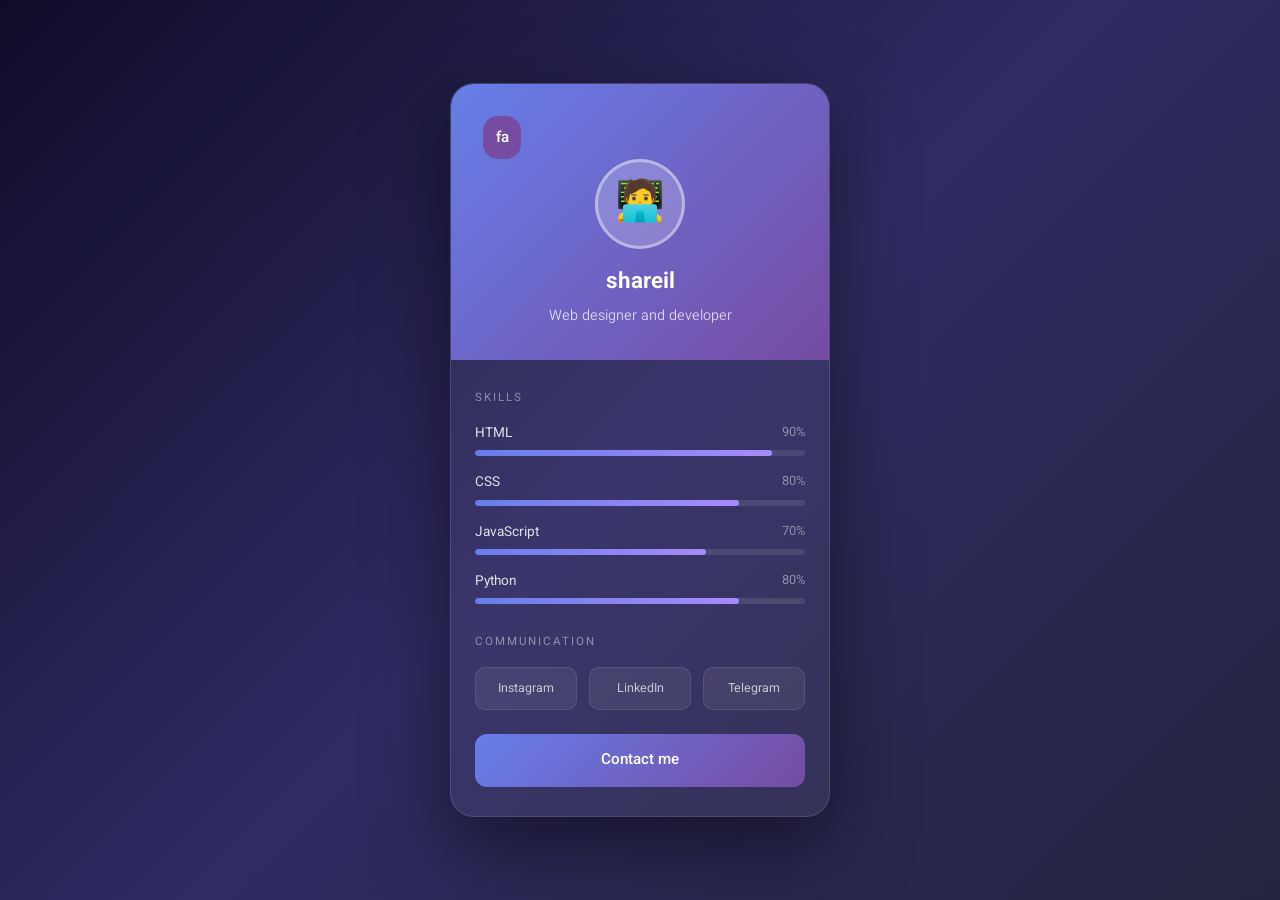
<file: index.html>
<!DOCTYPE html>
<html lang="en" dir="ltr">
<head>
    <meta charset="UTF-8">
    <meta name="viewport" content="width=device-width, initial-scale=1.0">
    <title> My business card </title>
    <link rel="stylesheet" href="https://fonts.googleapis.com/css2?family=Vazirmatn:wgh@300;400;500;700&display=swap">
    <link rel="stylesheet" href="style.css">

</head>
<body>
    
    <div class="card">

        <!--header-->
        <div class="card-header">
            <div class="lang">
                <a href="persian.html" class="lang-btn">fa</a>
            </div>
            <div class="avatar">🧑‍💻</div>
            <div class="name">shareil </div>
            <div class="job-title"> Web designer and developer </div>
        </div>

        <!--body-->
        <div class="card-body">

            <!--skills-->
            <p class="section-title"> Skills </p>
            <div class="skills">
                <div class="skill-item">
                    <div class="skill-header">
                        <span class="skill-name">HTML</span>
                        <span class="skill-pct">90%</span>
                    </div>
                    <div class="skill-bar">
                        <div class="skill-fill" data-width="90"></div>
                    </div>
                </div>

                <div class="skill-item">
                    <div class="skill-header">
                        <span class="skill-name">CSS</span>
                        <span class="skill-pct">80%</span>
                    </div>
                    <div class="skill-bar">
                        <div class="skill-fill" data-width="80"></div>
                    </div>
                </div>

                <div class="skill-item">
                    <div class="skill-header">
                        <span class="skill-name">JavaScript</span>
                        <span class="skill-pct">70%</span>
                    </div>
                    <div class="skill-bar">
                        <div class="skill-fill" data-width="70"></div>
                    </div>
                </div>
                <div class="skill-item">
                    <div class="skill-header">
                        <span class="skill-name">Python</span>
                        <span class="skill-pct">80%</span>
                    </div>
                    <div class="skill-bar">
                        <div class="skill-fill" data-width="80"></div>
                    </div>
                </div>


            </div>

            <!--social network -->
            <p class="section-title">Communication</p>
            <dir class="social-row">
                <a href="" class="social-btn">Instagram</a>
                <a href="" class="social-btn">LinkedIn</a>
                <a href="" class="social-btn">Telegram</a>
            </dir>

            <!--contact-->
            <a href="" class="contact-btn"> Contact me </a>
        </div>
    </div>

    <script src="script.js"></script>


</body>
</html>
</file>
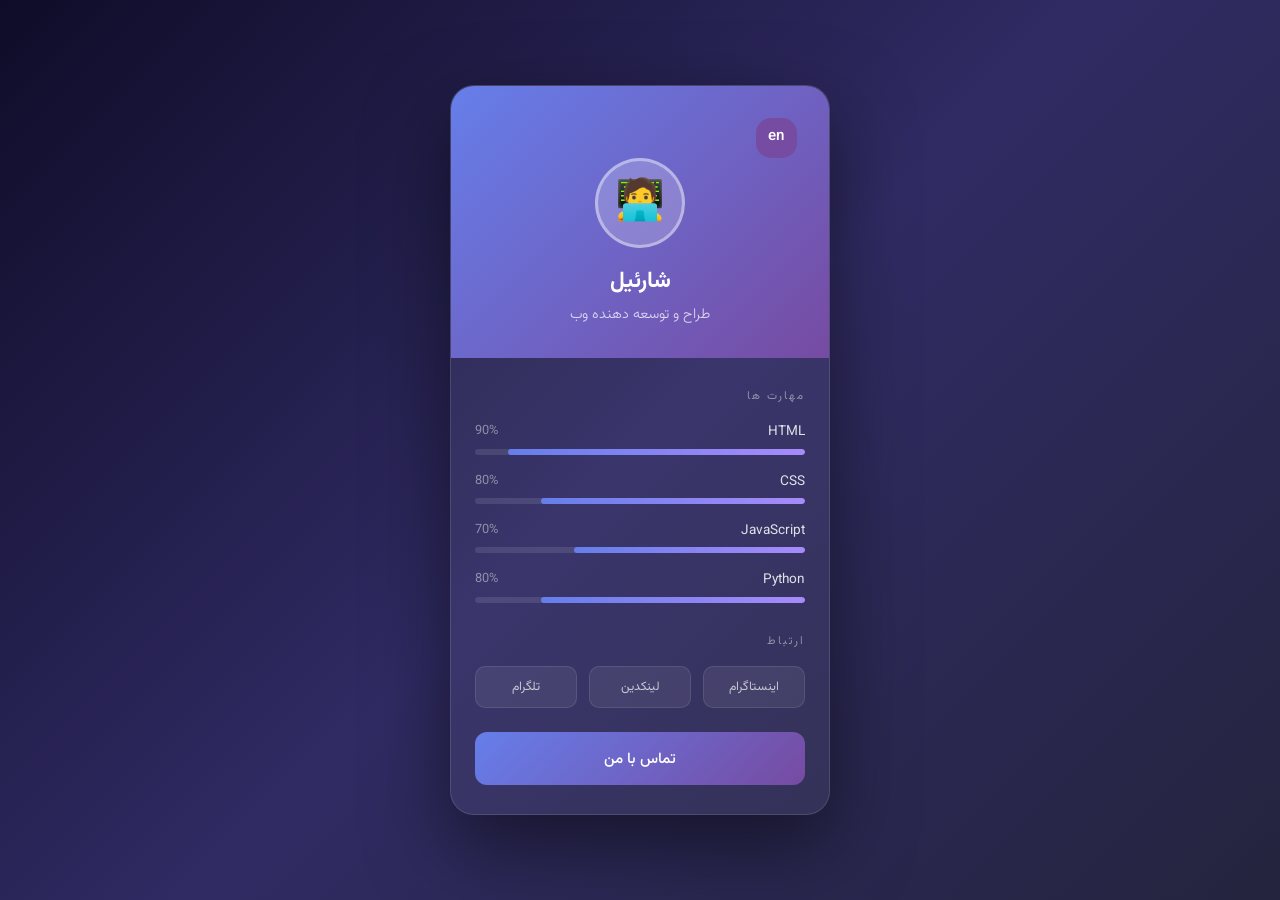
<file: persian.html>
<!DOCTYPE html>
<html lang="fa" dir="rtl">
<head>
    <meta charset="UTF-8">
    <meta name="viewport" content="width=device-width, initial-scale=1.0">
    <title>کارت معرفی من</title>
    <link rel="stylesheet" href="https://fonts.googleapis.com/css2?family=Vazirmatn:wgh@300;400;500;700&display=swap">
    <link rel="stylesheet" href="style.css">

</head>
<body>
    
    <div class="card">

        <!--header-->
        <div class="card-header">
            <div class="lang">
                <a href="index.html" class="lang-btn-en">en</a>
            </div>
            <div class="avatar">🧑‍💻</div>
            <div class="name">شارئیل </div>
            <div class="job-title">طراح و توسعه دهنده وب</div>
        </div>

        <!--badane-->
        <div class="card-body">

            <!--maharatha-->
            <p class="section-title">مهارت ها</p>
            <div class="skills">
                <div class="skill-item">
                    <div class="skill-header">
                        <span class="skill-name">HTML</span>
                        <span class="skill-pct">90%</span>
                    </div>
                    <div class="skill-bar">
                        <div class="skill-fill" data-width="90"></div>
                    </div>
                </div>

                <div class="skill-item">
                    <div class="skill-header">
                        <span class="skill-name">CSS</span>
                        <span class="skill-pct">80%</span>
                    </div>
                    <div class="skill-bar">
                        <div class="skill-fill" data-width="80"></div>
                    </div>
                </div>

                <div class="skill-item">
                    <div class="skill-header">
                        <span class="skill-name">JavaScript</span>
                        <span class="skill-pct">70%</span>
                    </div>
                    <div class="skill-bar">
                        <div class="skill-fill" data-width="70"></div>
                    </div>
                </div>
                <div class="skill-item">
                    <div class="skill-header">
                        <span class="skill-name">Python</span>
                        <span class="skill-pct">80%</span>
                    </div>
                    <div class="skill-bar">
                        <div class="skill-fill" data-width="80"></div>
                    </div>
                </div>


            </div>

            <!--shabake ejtemai-->
            <p class="section-title">ارتباط</p>
            <dir class="social-row">
                <a href="" class="social-btn">اینستاگرام</a>
                <a href="" class="social-btn">لینکدین</a>
                <a href="" class="social-btn">تلگرام</a>
            </dir>

            <!--tamas-->
            <a href="" class="contact-btn">تماس با من</a>
        </div>
    </div>

    <script src="script.js"></script>


</body>
</html>
</file>
<file: style.css>
* {
    margin: 0;
    padding: 0;
    box-sizing: border-box;
}

body {
    font-family: 'Vazirmatn' , sans-serif;
    min-height: 100vh;
    background: linear-gradient(135deg, #0f0c29, #302b63, #24243e);
    display: flex;
    align-items: center;
    justify-content: center;
    padding: 2rem;
}

.lang{
    text-align: left;
}
.lang-btn{
    display: block;
    width: 10%;
    padding: 0.8rem;
    padding-right: 8%;
    background: #764ba2;
    color: #fff;
    text-align: center;
    border-radius: 15px;
    text-decoration: none;
    font-family: 'Vazirmatn', sans-serif;
    font-size: 0.95rem;
    font-weight: 500;
    border: none;
    cursor: pointer;
    transition: opacity 0.2s, transform 0.15s;
    padding-top: 3%;
    padding-bottom: 3%;
}
.lang-btn:hover {
    opacity: 0.88;
    transform: translateY(-2px);
}
.lang-btn-en{
    display: block;
    width: 10%;
    padding: 0.8rem;
    padding-left: 9%;
    background: #764ba2;
    color: #fff;
    text-align: center;
    border-radius: 15px;
    text-decoration: none;
    font-family: 'Vazirmatn', sans-serif;
    font-size: 0.95rem;
    font-weight: 500;
    border: none;
    cursor: pointer;
    transition: opacity 0.2s, transform 0.15s;
    padding-top: 2%;
    padding-bottom: 3%;
}
.lang-btn-en:hover {
    opacity: 0.88;
    transform: translateY(-2px);
}


.card {
    width: 380px;
    background: rgba(255, 255, 255, 0.05);
    border: 1px solid rgba(255, 255, 255, 0.12);
    border-radius: 24px;
    overflow: hidden;
    box-shadow: 0 30px 80px rgba(0, 0, 0, 0.5);
}

/* header kartha */
.card-header {
    background: linear-gradient(135deg, #667eea 0%, #764ba2 100%);
    padding: 2rem;
    text-align: center;
}

.avatar {
    width: 90px;
    height: 90px;
    border-radius: 50%;
    background: rgba(255, 255, 255, 0.2);
    border: 3px solid rgba(255, 255, 255, 0.4);
    margin: 0 auto 1rem;
    display: flex;
    align-items: center;
    justify-content: center;
    font-size: 2.5rem;
}

.name {
    color: #fff;
    font-size: 1.4rem;
    font-weight: 700;
    margin-bottom: 0.3rem;
}

.job-title {
    color: rgba(255, 255, 255, 0.75);
    font-size: 0.9rem;
    font-weight: 300;
}

/* badane kart */
.card-body {
    padding: 1.8rem 1.5rem;
}

.section-title {
    color: rgba(255, 255, 255, 0.45);
    font-size: 0.72rem;
    letter-spacing: 2px;
    text-transform: uppercase;
    margin-bottom: 1rem;
}

/* maharatha */
.skills {
    margin-bottom: 1.8rem;
}

.skill-item {
    margin-bottom: 1rem;
}

.skill-header {
    display: flex;
    justify-content: space-between;
    margin-bottom: 0.4rem;
}

.skill-name {
    color: rgba(255, 255, 255, 0.85);
    font-size: 0.85rem;
}

.skill-pct {
    color: rgba(255, 255, 255, 0.45);
    font-size: 0.8rem;
}

.skill-bar {
    height: 6px;
    background: rgba(255, 255, 255, 0.1);
    border-radius: 10px;
    overflow: hidden;
}

.skill-fill {
    height: 100%;
    border-radius: 10px;
    background: linear-gradient(90deg, #667eea, #a78bfa);
    width: 0;
    transition: width 1.2s cubic-bezier(0.4, 0, 0.2, 1);
}

/* shabake ejtemai */
.social-row {
    display: flex;
    gap: 0.75rem;
    margin-bottom: 1.5rem;
}

.social-btn {
    flex: 1;
    padding: 0.65rem 0.4rem;
    background: rgba(255, 255, 255, 0.07);
    border: 1px solid rgba(255, 255, 255, 0.1);
    border-radius: 10px;
    color: rgba(255, 255, 255, 0.7);
    text-align: center;
    font-size: 0.78rem;
    cursor: pointer;
    font-family: 'Vazirmatn' , sans-serif;
    text-decoration: none;
    display: block;
    transition: background 0.2s;
}

.social-btn:hover {
    background: rgba(255, 255, 255, 0.14);
}

/* dokme tamas */
.contact-btn {
    display: block;
    width: 100%;
    padding: 0.9rem;
    background: linear-gradient(135deg, #667eea, #764ba2);
    color: #fff;
    text-align: center;
    border-radius: 12px;
    text-decoration: none;
    font-family: 'Vazirmatn', sans-serif;
    font-size: 0.95rem;
    font-weight: 500;
    border: none;
    cursor: pointer;
    transition: opacity 0.2s, transform 0.15s;
}

.contact-btn:hover {
    opacity: 0.88;
    transform: translateY(-2px);
}
</file>
